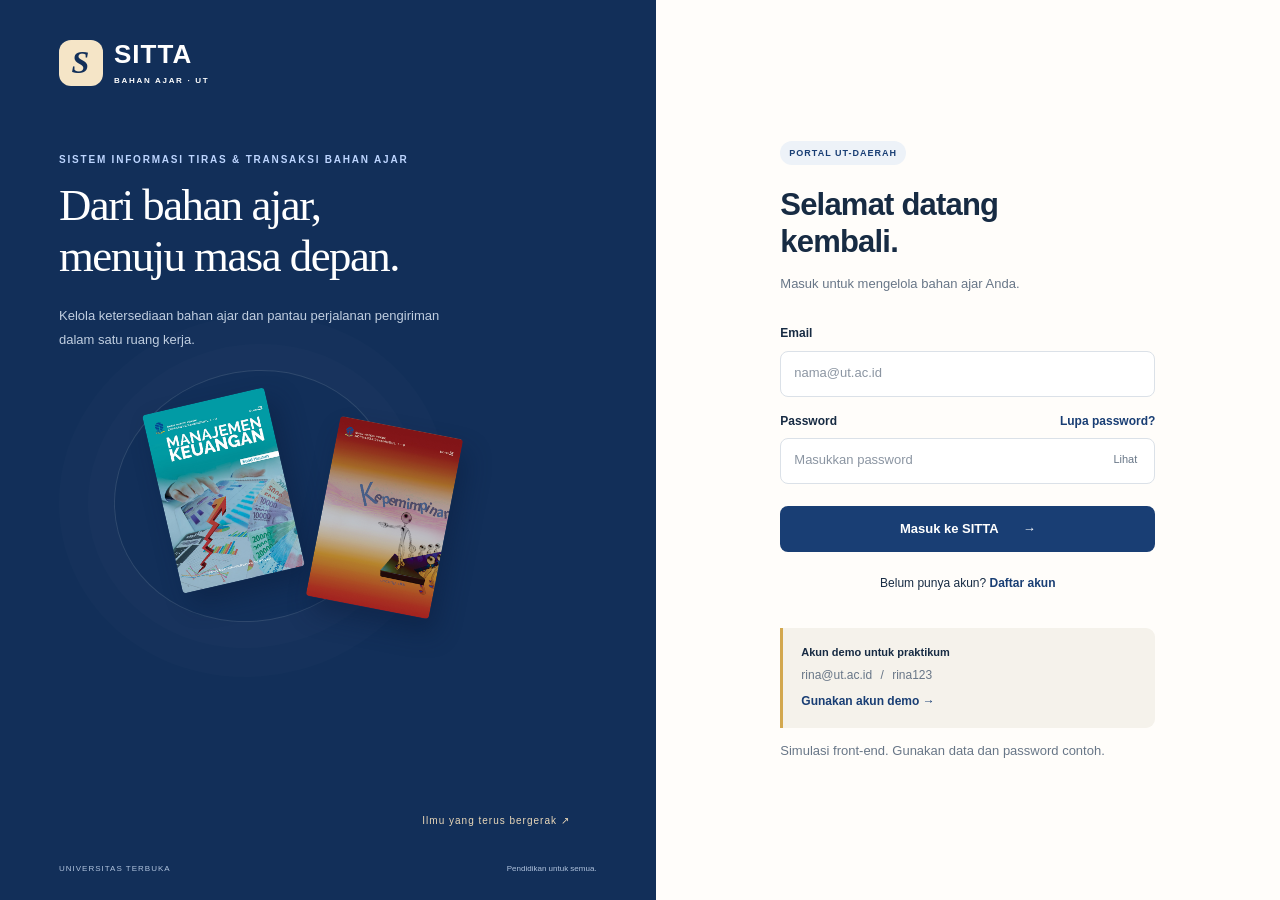
<file: index.html>
<!doctype html>
<html lang="id">

<head>
  <meta charset="UTF-8" />
  <meta name="viewport" content="width=device-width, initial-scale=1.0" />
  <meta name="description"
    content="SITTA: simulasi informasi stok dan tracking distribusi bahan ajar Universitas Terbuka." />
  <title>Masuk | SITTA</title>
  <link rel="stylesheet" href="css/style.css" />
  <script src="js/data.js" defer></script>
  <script src="js/utils.js" defer></script>
  <script src="js/login.js" defer></script>
  <script src="js/script.js" defer></script>
</head>

<body data-page="login">
  <a class="skip" href="#main">Lewati navigasi</a>

  <main id="main" class="login-layout">
    <section class="login-intro" aria-labelledby="welcome-title">
      <div class="brand light">
        <span class="brand-icon">S</span><span>SITTA<small>BAHAN AJAR · UT</small></span>
      </div>
      <div class="intro-copy">
        <p class="eyebrow">SISTEM INFORMASI TIRAS & TRANSAKSI BAHAN AJAR</p>
        <h1 id="welcome-title">Dari bahan ajar,<br />menuju masa depan.</h1>
        <p>
          Kelola ketersediaan bahan ajar dan pantau perjalanan pengiriman
          dalam satu ruang kerja.
        </p>
      </div>
      <div class="book-scene" aria-label="Koleksi bahan ajar Universitas Terbuka">
        <div class="orbit"></div>
        <img class="book book-one" src="img/manajemen_keuangan.jpg" alt="Sampul Manajemen Keuangan" />
        <img class="book book-two" src="img/kepemimpinan.jpg" alt="Sampul Kepemimpinan" />
        <span class="scene-tag">Ilmu yang terus bergerak ↗</span>
      </div>
      <p class="login-foot">
        UNIVERSITAS TERBUKA <span>Pendidikan untuk semua.</span>
      </p>
    </section>
    
    <section class="login-panel" aria-labelledby="login-title">
      <div class="login-form-wrap">
        <span class="pill">PORTAL UT-DAERAH</span>
        <h2 id="login-title">Selamat datang kembali.</h2>
        <p class="muted">Masuk untuk mengelola bahan ajar Anda.</p>

        <form id="login-form" novalidate>
          <label for="email">Email</label><input id="email" name="email" type="email" placeholder="nama@ut.ac.id"
            autocomplete="username" required />
          <div class="label-row">
            <label for="password">Password</label><button type="button" class="text-button" id="forgot-open">
              Lupa password?
            </button>
          </div>
          <div class="password-field">
            <input id="password" name="password" type="password" placeholder="Masukkan password"
              autocomplete="current-password" required /><button id="toggle-password" type="button"
              aria-label="Tampilkan password" aria-pressed="false">
              Lihat
            </button>
          </div>
          <p id="login-error" class="error" role="alert"></p>
          <button class="primary full" type="submit">
            Masuk ke SITTA <span aria-hidden="true">→</span>
          </button>
        </form>

        <p class="register-prompt">
          Belum punya akun?
          <button class="text-button" id="register-open">Daftar akun</button>
        </p>

        <div class="demo-note" style="border-left: 3px solid #d3a84f">
          <strong>Akun demo untuk praktikum</strong>
          <p>rina@ut.ac.id <span> / </span> rina123</p>
          <button type="button" class="text-button" id="fill-demo">
            Gunakan akun demo →
          </button>
        </div>
        <p class="small muted">
          Simulasi front-end. Gunakan data dan password contoh.
        </p>
      </div>
    </section>
  </main>

  <dialog id="register-dialog" aria-labelledby="register-title">
    <div class="dialog-head">
      <h2 id="register-title">Daftar akun demo</h2>
      <button type="button" class="icon-button" data-close aria-label="Tutup pendaftaran">
        x
      </button>
    </div>
    <p class="muted">
      Akun disimpan pada browser ini untuk simulasi praktikum.
    </p>
    <form id="register-form" novalidate>
      <label for="reg-name">Nama lengkap</label>
      <input id="reg-name" name="nama" autocomplete="name" required maxlength="80" />

      <label for="reg-email">Email</label>
      <input id="reg-email" name="email" type="email" autocomplete="email" required />

      <label for="reg-password">Password demo (minimal 6 karakter)</label>
      <input id="reg-password" name="password" type="password" autocomplete="new-password" required minlength="6" />

      <label for="reg-confirm">Konfirmasi password</label>
      <input id="reg-confirm" name="confirm" type="password" autocomplete="new-password" required />

      <p class="error" role="alert" id="register-error"></p>

      <button class="primary full">Buat akun</button>
    </form>
  </dialog>

  <dialog id="forgot-dialog" aria-labelledby="forgot-title">
    <div class="dialog-head">
      <h2 id="forgot-title">Lupa password</h2>
      <button type="button" class="icon-button" data-close aria-label="Tutup lupa password">
        x
      </button>
    </div>
    <p class="muted">
      Masukkan email terdaftar untuk mencoba alur pemulihan.
    </p>
    <form id="forgot-form" novalidate>
      <label for="forgot-email">Email</label><input id="forgot-email" name="email" type="email" required
        autocomplete="email" />
      <p id="forgot-message" role="status"></p>
      <button class="primary full">Periksa email</button>
    </form>
  </dialog>

  <dialog id="info-dialog" aria-labelledby="info-title">
    <div class="dialog-head">
      <h2 id="info-title">Informasi</h2>
      <button type="button" class="icon-button" data-close aria-label="Tutup dialog">
        x
      </button>
    </div>
    <div id="info-body"></div>
  </dialog>

  <div id="toast" class="toast" role="status" hidden></div>

</body>

</html>
</file>
<file: css/style.css>
@import url("base.css");

@import url("layout.css");

@import url("components.css");

@import url("dashboard.css");

@import url("tracking.css");

@import url("stok.css");

@import url("login.css");

@import url("responsive.css");
</file>
